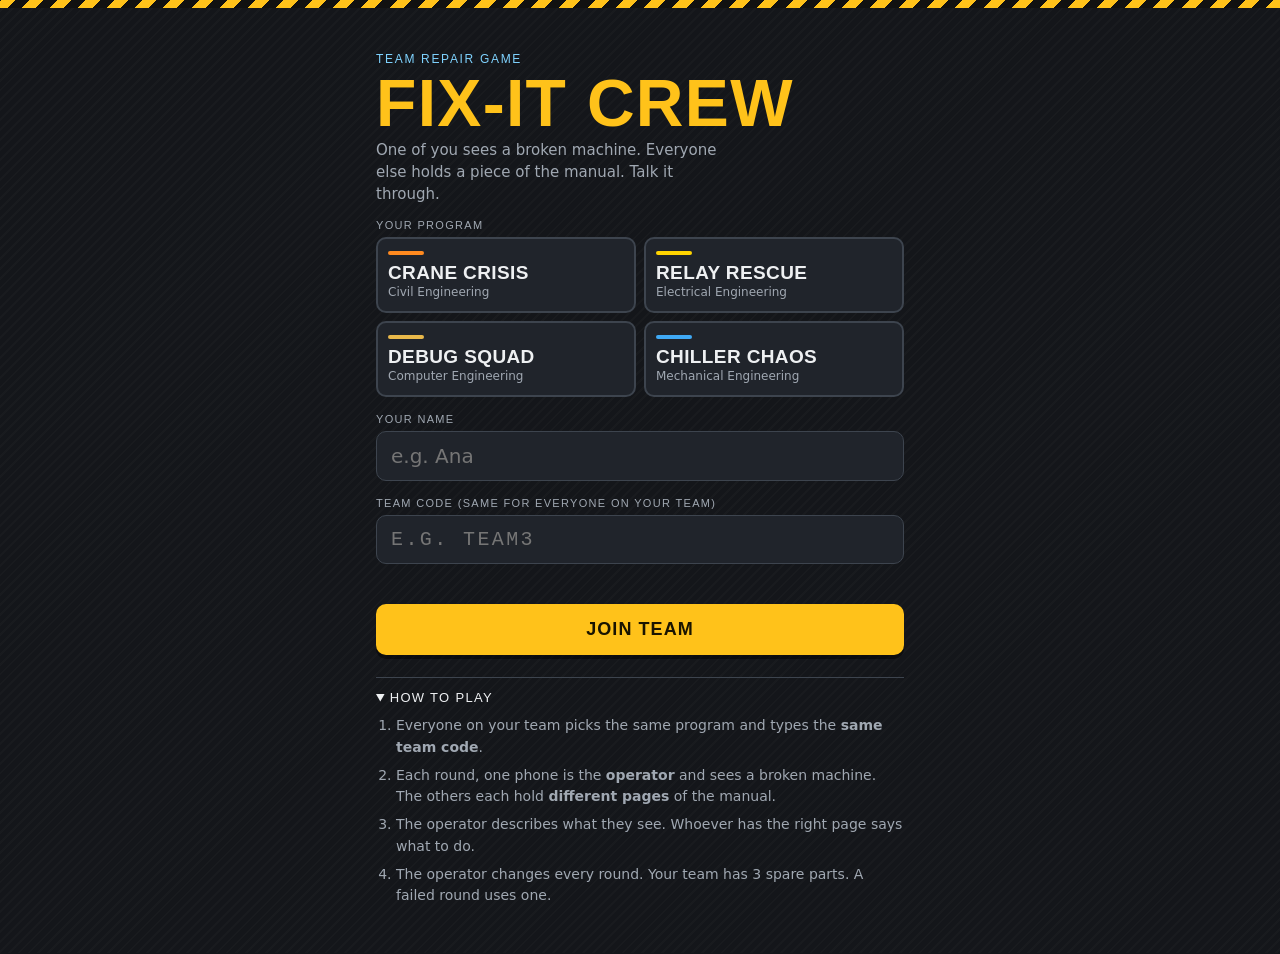
<file: android/app/src/main/assets/web/index.html>
<!doctype html>
<html lang="en">
<head>
<meta charset="utf-8">
<meta name="viewport" content="width=device-width,initial-scale=1,viewport-fit=cover">
<meta name="theme-color" content="#14161a">
<title>Fix-It Crew</title>
<link rel="stylesheet" href="style.css">
</head>
<body>
<div class="hz"></div>

<section id="sJoin" hidden>
  <div class="wrap">
    <div class="brand"><span class="prog">Team repair game</span><h1>Fix-It Crew</h1><p>One of you sees a broken machine. Everyone else holds a piece of the manual. Talk it through.</p></div>
    <form id="joinForm" autocomplete="off">
      <div class="field"><span class="label">Your program</span><div class="programs" id="jPrograms"></div></div>
      <div class="field"><label class="label" for="jName">Your name</label><input id="jName" maxlength="16" placeholder="e.g. Ana"></div>
      <div class="field"><label class="label" for="jTeam">Team code (same for everyone on your team)</label><input id="jTeam" class="code" maxlength="12" autocapitalize="characters" spellcheck="false" placeholder="e.g. TEAM3"></div>
      <div class="err" id="jErr" role="alert"></div>
      <button class="btn" type="submit" id="jBtn">Join team</button>
    </form>
    <details class="how" open>
      <summary>How to play</summary>
      <ol>
        <li>Everyone on your team picks the same program and types the <b>same team code</b>.</li>
        <li>Each round, one phone is the <b>operator</b> and sees a broken machine. The others each hold <b>different pages</b> of the manual.</li>
        <li>The operator describes what they see. Whoever has the right page says what to do.</li>
        <li>The operator changes every round. Your team has 3 spare parts. A failed round uses one.</li>
      </ol>
    </details>
    <div style="margin-top:18px"><a class="btn ghost" href="/host" id="hostLink" hidden>Back to the host board</a></div>
  </div>
</section>

<section id="sLobby" hidden>
  <div class="wrap">
    <div class="teamhead"><div style="min-width:0"><span class="label" id="lProg"></span><h2 id="lTeam"></h2></div><span class="tag" id="lCount"></span></div>
    <p class="note" id="lTag" style="margin-top:0"></p>
    <div class="roster" id="lRoster"></div>
    <div class="btns">
      <button class="btn" id="lStart">Start game</button>
      <p class="note" id="lNote" style="margin:0"></p>
      <button class="btn ghost" id="lLeave">Leave team</button>
    </div>
  </div>
</section>

<section id="sPlay" hidden>
  <div class="wrap" style="padding-top:4px">
    <div class="ghead"><span class="ttl" id="pTitle"></span><span class="chip" id="pStn"></span><button class="icon" id="pMute">Sound on</button><button class="icon" id="pEnd">End</button></div>
    <div class="status"><div class="rnd" id="pRound"></div><div><span class="label">Spare parts</span><div class="lives" id="pLives"></div></div></div>
    <div class="mates" id="pMates"></div>
    <div id="pBody"></div>
  </div>
</section>

<section id="sOver" hidden>
  <div class="wrap">
    <div class="rhead"><span class="label" id="oKick"></span><h1 id="oTitle"></h1><p class="note" id="oSub"></p></div>
    <div class="cert" id="cert"></div>
    <div class="btns">
      <button class="btn" id="oCopy">Copy log for submission</button>
      <textarea class="log" id="oLog" readonly hidden></textarea>
      <button class="btn ghost" id="oAgain">Play again with this team</button>
      <button class="btn ghost" id="oLeave">Leave team</button>
    </div>
  </div>
</section>

<div class="toast" id="toast"></div>
<div class="conn" id="conn" hidden>Reconnecting to the host phone…</div>

<script src="themes.js"></script>
<script src="core.js"></script>
<script src="player.js"></script>
</body>
</html>
</file>
<file: android/app/src/main/assets/web/style.css>
/* Fix-It Crew — shared styles. Layout: phone app with two faces: a dark machine panel
   for the operator, paper manual pages for everyone else. Program colors arrive as CSS
   variables when a team's program is known. */
:root{
  color-scheme: dark;
  --bg:#14161a; --plate:#20242b; --plate2:#2a2f37; --edge:#3d444e; --ink:#eef0f2; --dim:#a0a8b2;
  --accent:#ffc21a; --accentInk:#1a1400; --accent2:#7fd3ff;
  --stop:#e5392c; --go:#35c66f; --paper:#f3efe4; --paper2:#e8e2d2; --paper-ink:#1f1d1a; --paper-dim:#6b655a; --paper-line:#cfc7b4;
  --display:"Bahnschrift","DIN Alternate","DIN Condensed","Roboto Condensed","Arial Narrow","Helvetica Neue",Arial,sans-serif;
  --body:system-ui,-apple-system,"Segoe UI",Roboto,Arial,sans-serif;
  --mono:ui-monospace,"SF Mono",Menlo,Consolas,"Roboto Mono",monospace;
}
*{box-sizing:border-box}
html,body{margin:0;min-height:100%}
body{background:var(--bg) repeating-linear-gradient(135deg,rgba(255,255,255,.018) 0 2px,transparent 2px 7px);color:var(--ink);font-family:var(--body);font-size:15px;
  -webkit-user-select:none;user-select:none;-webkit-touch-callout:none;-webkit-tap-highlight-color:transparent;touch-action:manipulation;
  padding-top:env(safe-area-inset-top,0px)}
button,input,textarea{font:inherit;color:inherit}
button{cursor:pointer}
button:disabled{opacity:.45;cursor:default}
button:focus-visible,input:focus-visible,textarea:focus-visible{outline:2px solid var(--accent);outline-offset:2px}
[hidden]{display:none!important}
.hz{height:8px;background:repeating-linear-gradient(-45deg,var(--accent) 0 10px,#111 10px 20px)}
.wrap{width:100%;max-width:560px;margin:0 auto;padding-inline:16px;padding-block:14px 28px}
h1,h2,h3{font-family:var(--display);font-stretch:condensed;letter-spacing:.02em;margin:0;text-wrap:balance}
.label{font-family:var(--display);font-stretch:condensed;text-transform:uppercase;letter-spacing:.12em;font-size:11px;color:var(--dim)}
.btn{display:block;width:100%;border:0;border-radius:10px;padding:15px;font-family:var(--display);font-weight:700;font-size:18px;letter-spacing:.06em;text-transform:uppercase;background:var(--accent);color:var(--accentInk);box-shadow:0 4px 0 rgba(0,0,0,.45);text-align:center;text-decoration:none}
.btn:active{transform:translateY(2px);box-shadow:0 2px 0 rgba(0,0,0,.45)}
.btn.ghost{background:transparent;color:var(--ink);box-shadow:none;border:1px solid var(--edge);font-size:14px;padding:12px}
.btn.danger{background:transparent;color:#ff8a80;border:1px solid #7a2a24;box-shadow:none;font-size:14px;padding:12px}
.btns{display:flex;flex-direction:column;gap:10px}
.note{color:var(--dim);font-size:14px;line-height:1.5;margin:10px 0}
.err{color:#ff8a80;min-height:1.3em;font-size:14px;margin:6px 0}

/* join */
.brand{padding-block:22px 14px;display:flex;flex-direction:column;gap:8px}
.brand .prog{font-family:var(--display);letter-spacing:.14em;text-transform:uppercase;font-size:12px;color:var(--accent2)}
.brand h1{font-size:clamp(40px,13vw,66px);line-height:.88;color:var(--accent);text-transform:uppercase;overflow-wrap:anywhere}
.brand p{margin:0;color:var(--dim);line-height:1.45;max-width:38ch}
.field{display:flex;flex-direction:column;gap:6px;margin-bottom:16px}
.field input{font-size:20px;padding:12px 14px;border-radius:10px;border:1px solid var(--edge);background:var(--plate);-webkit-user-select:text;user-select:text;width:100%}
.field input.code{letter-spacing:.12em;text-transform:uppercase;font-family:var(--mono)}
.programs{display:grid;grid-template-columns:1fr 1fr;gap:8px}
.programs button{border:2px solid var(--edge);background:var(--plate);border-radius:10px;padding:12px 10px;text-align:left;display:flex;flex-direction:column;gap:2px;min-width:0}
.programs button b{font-family:var(--display);font-size:19px;text-transform:uppercase;letter-spacing:.02em;line-height:1.05}
.programs button span{font-size:12px;color:var(--dim)}
.programs button.sel{border-color:var(--pc);box-shadow:inset 0 0 0 1px var(--pc)}
.programs button i{display:block;height:4px;border-radius:2px;background:var(--pc);margin-bottom:6px;width:36px}
details.how{margin-top:22px;border-top:1px solid var(--edge);padding-top:12px}
details.how summary{cursor:pointer;font-family:var(--display);letter-spacing:.1em;text-transform:uppercase;font-size:13px}
details.how ol{margin:10px 0 0;padding-left:20px;color:var(--dim);line-height:1.55;font-size:14px}
details.how li{margin-bottom:6px}

/* lobby */
.teamhead{display:flex;justify-content:space-between;align-items:flex-end;gap:12px;padding-block:18px 12px}
.teamhead h2{font-size:36px;text-transform:uppercase;min-width:0;overflow-wrap:anywhere}
.roster{display:flex;flex-direction:column;gap:8px;margin-bottom:18px}
.crew{display:flex;justify-content:space-between;align-items:center;gap:10px;background:var(--plate);border:1px solid var(--edge);border-radius:10px;padding:12px 14px}
.crew .nm{font-weight:600;min-width:0;overflow:hidden;text-overflow:ellipsis;white-space:nowrap}
.tag{font-family:var(--display);font-size:12px;letter-spacing:.1em;text-transform:uppercase;padding:4px 8px;border-radius:5px;background:var(--plate2);color:var(--dim);white-space:nowrap}
.tag.on{background:rgba(53,198,111,.18);color:var(--go)}
.tag.off{background:rgba(229,57,44,.18);color:#ff8a80}

/* play header */
.ghead{display:flex;align-items:center;gap:8px;padding-block:8px}
.ghead .ttl{font-family:var(--display);font-weight:700;letter-spacing:.06em;color:var(--accent);font-size:15px;flex:1;min-width:0;white-space:nowrap;overflow:hidden;text-overflow:ellipsis}
.chip{font-family:var(--mono);font-size:12px;padding:5px 8px;border-radius:6px;background:var(--plate2);white-space:nowrap}
.icon{border:1px solid var(--edge);background:var(--plate);border-radius:6px;padding:4px 9px;font-size:12px;font-family:var(--display);letter-spacing:.06em;text-transform:uppercase;color:var(--dim)}
.icon.arm{border-color:var(--stop);color:#ff8a80}
.status{display:grid;grid-template-columns:1fr auto;gap:4px 12px;align-items:end;margin-bottom:10px}
.status .rnd{font-family:var(--display);font-stretch:condensed;font-weight:700;font-size:24px;text-transform:uppercase;line-height:1}
.status .rnd small{display:block;font-size:11px;color:var(--dim);letter-spacing:.12em;font-weight:400;margin-bottom:3px}
.lives{display:flex;gap:4px;align-items:center}
.lives i{width:16px;height:16px;border-radius:4px;background:var(--go);display:block}
.lives i.lost{background:var(--plate2);outline:1px solid var(--edge)}
.mates{display:flex;flex-wrap:wrap;gap:6px;margin-bottom:12px}
.mate{font-size:12px;padding:4px 8px;border-radius:999px;background:var(--plate);border:1px solid var(--edge);display:flex;align-items:center;gap:6px;max-width:100%}
.mate i{width:7px;height:7px;border-radius:50%;background:var(--go);flex:none}
.mate.off i{background:var(--stop)}
.mate.op{border-color:var(--accent);color:var(--accent)}
.mate.me{font-weight:700}

/* operator */
.role{border-radius:12px;padding:16px;background:var(--plate);border:2px solid var(--accent);display:flex;flex-direction:column;gap:10px}
.role h2{font-size:34px;text-transform:uppercase;color:var(--accent);line-height:1}
.role p{margin:0;line-height:1.5}
.bar{display:grid;grid-template-columns:1fr auto;gap:10px;align-items:center;margin-bottom:10px}
.timer{font-family:var(--mono);font-size:30px;font-weight:700;font-variant-numeric:tabular-nums}
.timer.low{color:var(--stop);animation:pulse 1s infinite}
@keyframes pulse{50%{opacity:.5}}
.tbar{grid-column:1/-1;height:8px;border-radius:4px;background:var(--plate2);overflow:hidden}
.tbar i{display:block;height:100%;background:var(--accent)}
.faults{display:flex;gap:6px;align-items:center}
.faults i{width:18px;height:18px;border-radius:50%;border:2px solid var(--stop);display:block}
.faults i.on{background:var(--stop);box-shadow:0 0 10px var(--stop)}
.plate{display:flex;justify-content:space-between;align-items:center;gap:10px;background:#d8d4cc;color:#1b1b1b;border-radius:6px;padding:8px 12px;margin-bottom:12px;box-shadow:inset 0 0 0 2px #9a958b}
.plate span{font-family:var(--display);letter-spacing:.12em;font-size:11px;text-transform:uppercase;min-width:0}
.plate b{font-family:var(--mono);font-size:22px;letter-spacing:.1em;white-space:nowrap}
.mods{display:flex;flex-direction:column;gap:12px}
.mod{position:relative;background:var(--plate);border:1px solid var(--edge);border-radius:12px;padding:12px}
.mod .mh{display:flex;justify-content:space-between;align-items:center;margin-bottom:10px;gap:10px}
.mod .mh h3{font-size:18px;text-transform:uppercase;letter-spacing:.04em}
.led{width:14px;height:14px;border-radius:50%;background:#5a1a14;box-shadow:inset 0 0 0 2px rgba(0,0,0,.4)}
.mod.done .led{background:var(--go);box-shadow:0 0 10px var(--go)}
.mod.done .mb{opacity:.35;pointer-events:none}
.mod.done::after{content:"OK";position:absolute;right:14px;bottom:10px;font-family:var(--display);font-weight:700;font-size:22px;color:var(--go);letter-spacing:.1em}
.wires{display:flex;flex-direction:column;gap:8px;padding:6px 4px;background:var(--plate2);border-radius:8px}
.wire{display:grid;grid-template-columns:18px 1fr 18px;align-items:center;gap:6px;border:0;background:none;padding:6px 0}
.wire .term{width:14px;height:14px;border-radius:3px;background:#8b8b8b}
.wire .w{height:12px;border-radius:6px;position:relative}
.wire .w em{position:absolute;left:10px;top:50%;transform:translateY(-50%);font-style:normal;font-size:9px;font-weight:700;letter-spacing:.08em;color:rgba(0,0,0,.6)}
.wire.cut .w{background:transparent!important;border:2px dashed var(--edge)}
.wire.cut .w em{color:var(--dim)}
.gwrap{display:grid;grid-template-columns:auto 1fr;gap:12px;align-items:center}
.gtag{font-family:var(--mono);font-size:15px;font-weight:700;background:#d8d4cc;color:#111;border-radius:4px;padding:4px 8px}
.lcd{font-family:var(--mono);font-size:40px;font-weight:700;color:#7fd3ff;text-shadow:0 0 12px rgba(127,211,255,.5);background:#03090f;border-radius:6px;padding:2px 12px;text-align:right}
.lcd small{font-size:16px;margin-left:4px}
.pos{display:grid;grid-template-columns:repeat(4,1fr);gap:6px;margin-top:10px}
.pos button{border:1px solid var(--edge);background:var(--plate2);border-radius:8px;padding:12px 0;font-family:var(--display);font-weight:700;font-size:16px}
.pos button small{display:block;font-size:10px;color:var(--dim);letter-spacing:.1em;font-weight:400}
.keys{display:grid;grid-template-columns:1fr 1fr;gap:10px}
.key{border:2px solid var(--edge);background:#e9e5dc;color:#1b1b1b;border-radius:10px;padding:10px;display:flex;align-items:center;justify-content:center;aspect-ratio:1.5;max-width:100%}
.key svg{width:56px;height:56px}
.key.ok{border-color:var(--go);background:#cfeedd}
.fcode{font-family:var(--mono);font-size:26px;font-weight:700;color:#ffb3aa;background:#1a0705;border-radius:6px;padding:4px 12px;display:inline-block;margin-bottom:10px}
.sws{display:grid;grid-template-columns:repeat(5,1fr);gap:6px}
.sw{border:1px solid var(--edge);background:var(--plate2);border-radius:8px;padding:8px 0 6px;display:flex;flex-direction:column;align-items:center;gap:6px}
.sw .knob{width:26px;height:44px;border-radius:13px;background:#0c0c0c;position:relative;box-shadow:inset 0 0 0 2px #333}
.sw .knob::after{content:"";position:absolute;left:3px;width:20px;height:20px;border-radius:50%;background:#bbb;top:21px;transition:top .12s}
.sw.on .knob{background:#0f3d22}
.sw.on .knob::after{top:3px;background:var(--go)}
.sw span{font-family:var(--display);font-size:12px;letter-spacing:.08em}
.confirm{margin-top:10px}
.lamp{display:flex;align-items:center;gap:10px;margin-bottom:10px;font-family:var(--display);letter-spacing:.1em;text-transform:uppercase}
.lamp i{width:26px;height:26px;border-radius:50%;display:block;box-shadow:0 0 14px currentColor}
.steps{display:grid;grid-template-columns:1fr 1fr;gap:8px}
.steps button{border:1px solid var(--edge);background:var(--plate2);border-radius:8px;padding:14px 6px;font-family:var(--display);font-weight:700;font-size:15px;letter-spacing:.03em;text-transform:uppercase}
.steps button.ok{border-color:var(--go);background:rgba(53,198,111,.2)}
.prog{display:flex;gap:6px;margin-top:8px}
.prog i{flex:1;height:6px;border-radius:3px;background:var(--plate2)}
.prog i.on{background:var(--go)}
.result{border-radius:14px;padding:20px 16px;text-align:center;display:flex;flex-direction:column;gap:12px;align-items:center;margin-bottom:12px}
.result.ok{background:rgba(53,198,111,.12);border:2px solid var(--go)}
.result.fail,.result.skip{background:rgba(229,57,44,.12);border:2px solid var(--stop)}
.result h2{font-size:40px;text-transform:uppercase;line-height:1}
.result.ok h2{color:var(--go)}.result.fail h2,.result.skip h2{color:#ff8a80}
.result p{margin:0;line-height:1.5}

/* manual (readers) */
.who{background:var(--plate);border:1px solid var(--edge);border-radius:12px;padding:12px 14px;margin-bottom:12px;display:flex;flex-direction:column;gap:6px}
.who b{font-family:var(--display);font-size:22px;text-transform:uppercase;color:var(--accent)}
.who .live{display:flex;align-items:center;justify-content:space-between;gap:10px}
.who .live .timer{font-size:24px}
.who .mcount{font-family:var(--mono);font-size:14px}
.page{background:var(--paper);color:var(--paper-ink);border-radius:6px;padding:16px;margin-bottom:14px;box-shadow:0 6px 18px rgba(0,0,0,.35);-webkit-user-select:text;user-select:text}
.page .ph{display:flex;justify-content:space-between;align-items:baseline;border-bottom:2px solid var(--paper-ink);padding-bottom:6px;margin-bottom:10px;gap:10px}
.page .ph h3{font-size:22px;text-transform:uppercase;letter-spacing:.03em}
.page .ph span{font-family:var(--mono);font-size:11px;color:var(--paper-dim);text-align:right}
.page .look{font-size:13px;color:var(--paper-dim);margin:0 0 10px;font-style:italic}
.page p{margin:0 0 8px;line-height:1.45}
.page h4{font-family:var(--display);font-size:15px;letter-spacing:.06em;text-transform:uppercase;margin:12px 0 4px}
.page ol,.page ul{margin:0;padding-left:20px;line-height:1.5;font-size:14px}
.page li{margin-bottom:4px}
.page .tw{background:var(--paper2);border-left:4px solid var(--paper-ink);padding:8px 10px;font-size:13px;margin-top:10px;font-weight:600}
.page table{border-collapse:collapse;width:100%;font-size:14px;font-variant-numeric:tabular-nums}
.page th,.page td{border-bottom:1px solid var(--paper-line);padding:6px 4px;text-align:center}
.page th{font-family:var(--display);font-weight:400;font-size:11px;letter-spacing:.08em;text-transform:uppercase;color:var(--paper-dim)}
.page td:first-child,.page th:first-child{text-align:left;font-family:var(--mono);font-weight:700}
.page .tblw{overflow-x:auto}
.kcols{display:grid;grid-template-columns:repeat(4,1fr);gap:8px}
.kcol{display:flex;flex-direction:column;gap:4px;align-items:center;border:1px solid var(--paper-line);border-radius:6px;padding:6px 2px;background:#fffdf7}
.kcol b{font-family:var(--display);font-size:12px;color:var(--paper-dim)}
.kcol svg{width:40px;height:40px}
.pat{font-family:var(--mono);font-size:13px;white-space:nowrap}
.lampdot{display:inline-block;width:12px;height:12px;border-radius:50%;margin-right:6px;vertical-align:-1px;border:1px solid rgba(0,0,0,.3)}

/* overlays */
.toast{position:fixed;left:50%;top:calc(10px + env(safe-area-inset-top,0px));transform:translateX(-50%);z-index:30;padding:10px 16px;border-radius:999px;font-weight:600;font-size:15px;max-width:calc(100% - 32px);white-space:nowrap;overflow:hidden;text-overflow:ellipsis;pointer-events:none;opacity:0;transition:opacity .2s}
.toast.show{opacity:1}
.toast.good{background:var(--go);color:#03210f}.toast.bad{background:var(--stop);color:#fff}.toast.warn{background:var(--accent);color:var(--accentInk)}
.conn{position:fixed;bottom:calc(10px + env(safe-area-inset-bottom,0px));left:50%;transform:translateX(-50%);background:var(--stop);color:#fff;padding:6px 12px;border-radius:999px;font-size:13px;z-index:40}

/* report */
.rhead{padding-block:16px 4px}
.rhead h1{font-size:44px;line-height:.95;text-transform:uppercase;color:var(--accent)}
.cert{background:var(--paper);color:var(--paper-ink);border-radius:10px;padding:16px;margin:12px 0;display:flex;flex-direction:column;gap:12px;box-shadow:0 6px 18px rgba(0,0,0,.35)}
.cert .ct{display:flex;justify-content:space-between;gap:10px;font-family:var(--display);letter-spacing:.1em;text-transform:uppercase;font-size:12px;color:var(--paper-dim);border-bottom:2px solid var(--paper-ink);padding-bottom:8px}
.cert .ct b{color:var(--paper-ink)}
.cert .hero{display:flex;align-items:center;gap:14px}
.cert .hero b{font-family:var(--display);font-stretch:condensed;font-size:84px;line-height:.85}
.cert .hero span{font-family:var(--display);font-size:20px;line-height:1.1;text-transform:uppercase;font-weight:700}
.cert .hero small{display:block;font-family:var(--body);text-transform:none;font-weight:400;font-size:13px;color:var(--paper-dim);margin-top:4px}
.cert dl{display:grid;grid-template-columns:auto 1fr;gap:4px 12px;margin:0;font-size:14px}
.cert dt{color:var(--paper-dim)}
.cert dd{margin:0;font-family:var(--mono);text-align:right;overflow-wrap:anywhere}
.cert .chk{display:flex;justify-content:space-between;align-items:center;border-top:1px dashed #b8b1a2;padding-top:10px;font-family:var(--mono)}
.cert .chk b{font-size:22px;letter-spacing:.14em}
textarea.log{width:100%;min-height:170px;font-family:var(--mono);font-size:13px;border-radius:10px;border:1px solid var(--edge);background:var(--plate);padding:10px;-webkit-user-select:text;user-select:text}
@media (prefers-reduced-motion:reduce){*{animation:none!important;transition:none!important}}
</file>
